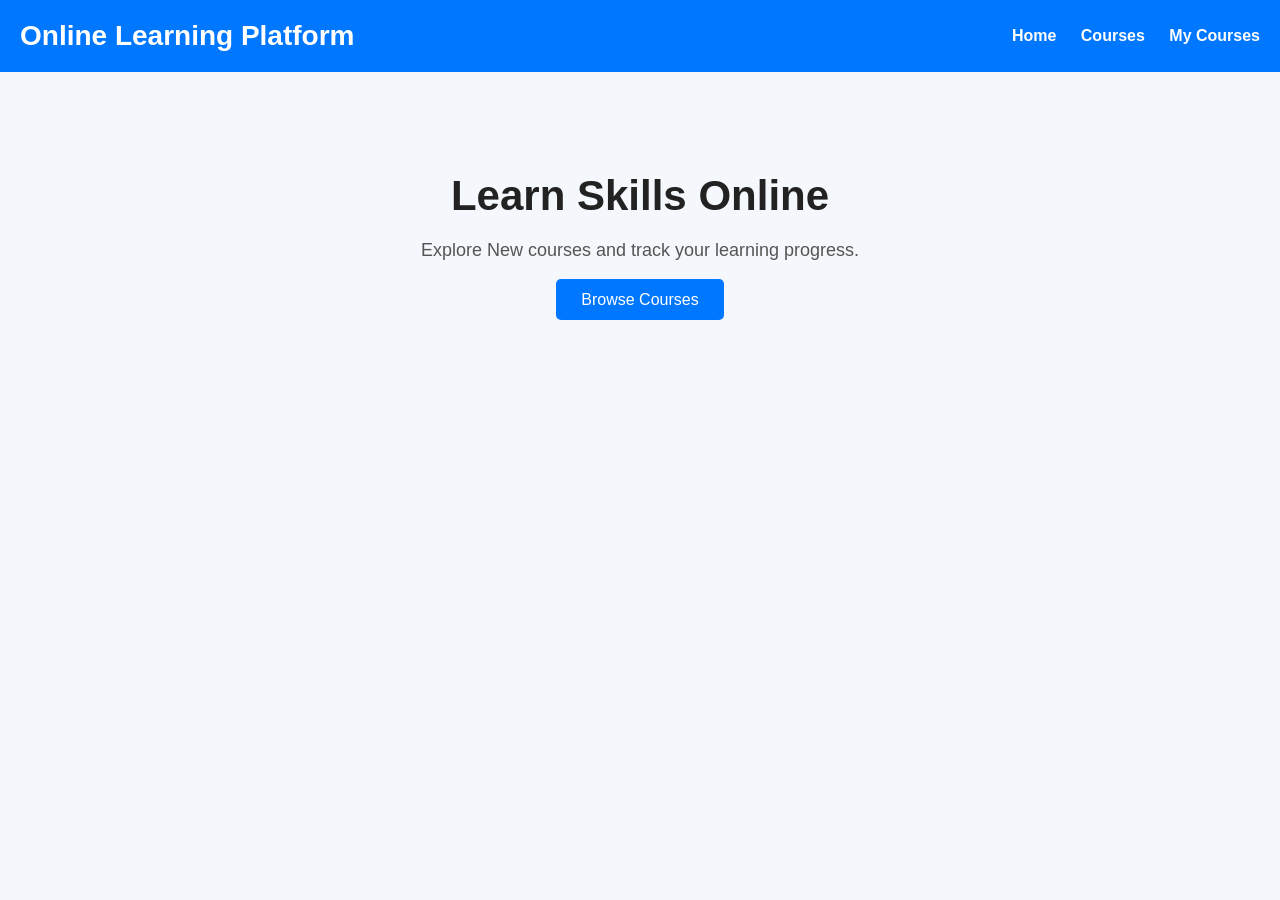
<file: frontend/index.html>
<!DOCTYPE html>
<html lang="en">
<head>
    <meta charset="UTF-8">
    <meta name="viewport" content="width=device-width, initial-scale=1.0">
    <title>Online Learning Platform</title>
    <link rel="stylesheet" href="css/style.css">
</head>
<body>

<header>
    <h1>Online Learning Platform</h1>

    <nav>
        <a href="index.html">Home</a>
        <a href="courses.html">Courses</a>
        <a href="dashboard.html">My Courses</a>
    </nav>
</header>

<section class="hero">
    <h2>Learn Skills Online</h2>
    <p>Explore New courses and track your learning progress.</p>

    <a href="courses.html" class="btn">
        Browse Courses
    </a>
</section>

</body>
</html>
</file>
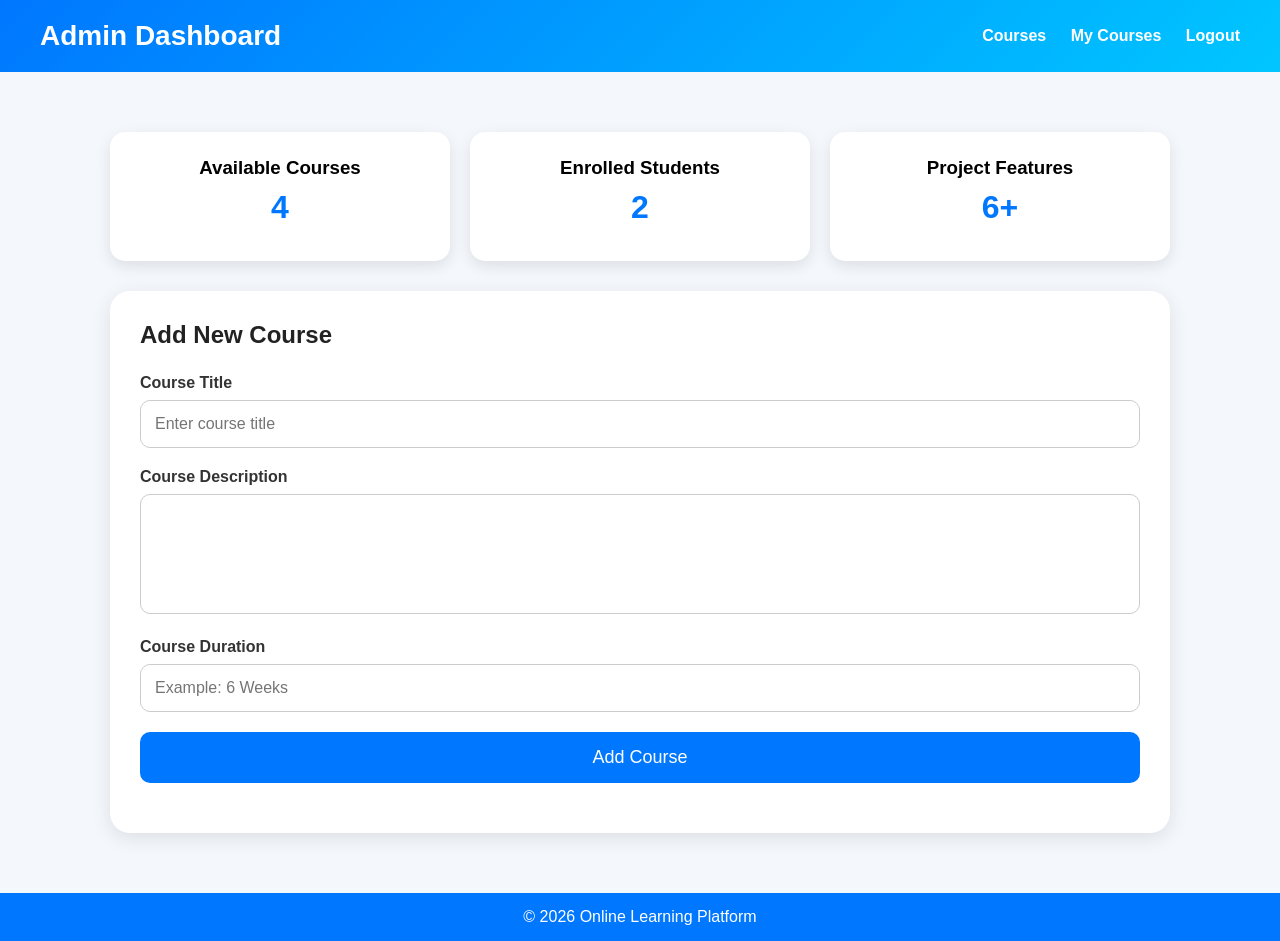
<file: frontend/admin.html>
<!DOCTYPE html>
<html lang="en">

<head>

    <meta charset="UTF-8">

    <meta name="viewport"
          content="width=device-width, initial-scale=1.0">

    <title>Admin Panel</title>

    <link rel="stylesheet"
          href="css/style.css">

    <style>

        body{
            margin:0;
            font-family:Arial,sans-serif;
            background:#f4f7fb;
        }

        .admin-header{
            background:linear-gradient(135deg,#0077ff,#00c6ff);
            color:white;
            padding:20px 40px;
            display:flex;
            justify-content:space-between;
            align-items:center;
            flex-wrap:wrap;
        }

        .admin-header h1{
            margin:0;
        }

        .admin-header nav a{
            color:white;
            text-decoration:none;
            margin-left:20px;
            font-weight:bold;
        }

        .admin-container{
            max-width:1100px;
            margin:40px auto;
            padding:20px;
        }

        .admin-top{
            display:grid;
            grid-template-columns:repeat(auto-fit,minmax(220px,1fr));
            gap:20px;
            margin-bottom:30px;
        }

        .stat-card{
            background:white;
            padding:25px;
            border-radius:15px;
            box-shadow:0 5px 15px rgba(0,0,0,0.1);
            text-align:center;
            transition:0.3s;
        }

        .stat-card:hover{
            transform:translateY(-5px);
        }

        .stat-card h2{
            margin:10px 0;
            color:#0077ff;
            font-size:32px;
        }

        .admin-form{
            background:white;
            padding:30px;
            border-radius:20px;
            box-shadow:0 5px 20px rgba(0,0,0,0.1);
        }

        .admin-form h2{
            margin-bottom:25px;
            color:#222;
        }

        .input-group{
            margin-bottom:20px;
        }

        .input-group label{
            display:block;
            margin-bottom:8px;
            font-weight:bold;
            color:#333;
        }

        .input-group input,
        .input-group textarea{
            width:100%;
            padding:14px;
            border:1px solid #ccc;
            border-radius:10px;
            font-size:16px;
            box-sizing:border-box;
        }

        .input-group textarea{
            resize:none;
            height:120px;
        }

        .add-btn{
            width:100%;
            padding:15px;
            border:none;
            border-radius:10px;
            background:#0077ff;
            color:white;
            font-size:18px;
            cursor:pointer;
            transition:0.3s;
        }

        .add-btn:hover{
            background:#005ed1;
        }

        .success-msg{
            margin-top:20px;
            color:green;
            font-weight:bold;
            text-align:center;
        }

        footer{
            margin-top:40px;
            background:#0077ff;
            color:white;
            text-align:center;
            padding:15px;
        }

        @media(max-width:768px){

            .admin-header{
                flex-direction:column;
                text-align:center;
            }

            .admin-header nav{
                margin-top:15px;
            }

            .admin-header nav a{
                display:inline-block;
                margin:10px;
            }
        }

    </style>

</head>

<body>

    <!-- HEADER -->

    <header class="admin-header">

        <h1>Admin Dashboard</h1>

        <nav>

            <a href="courses.html">Courses</a>

            <a href="dashboard.html">
                My Courses
            </a>

            <a href="login.html">
                Logout
            </a>

        </nav>

    </header>

    <!-- MAIN CONTAINER -->

    <div class="admin-container">

        <!-- STATISTICS -->

        <div class="admin-top">

            <div class="stat-card">

                <h3>Available Courses</h3>

                <h2>4</h2>

                

            </div>

            <div class="stat-card">

                <h3>Enrolled Students</h3>

                <h2>2</h2>


            </div>

            <div class="stat-card">

                <h3>Project Features</h3>

                <h2>6+</h2>


            </div>

        </div>

        <!-- ADD COURSE FORM -->

        <div class="admin-form">

            <h2>Add New Course</h2>

            <div class="input-group">

                <label>Course Title</label>

                <input
                    type="text"
                    id="title"
                    placeholder="Enter course title"
                >

            </div>

            <div class="input-group">

                <label>Course Description</label>

                <textarea
                    id="description"
                    placeholder="Enter course description">
                </textarea>

            </div>

            <div class="input-group">

                <label>Course Duration</label>

                <input
                    type="text"
                    id="duration"
                    placeholder="Example: 6 Weeks"
                >

            </div>

            <button
                class="add-btn"
                onclick="addCourse()">

                Add Course

            </button>

            <div class="success-msg"
                 id="message">
            </div>

        </div>

    </div>

    <!-- FOOTER -->

    <footer>

        <p>
            © 2026 Online Learning Platform
        </p>

    </footer>

    <!-- JAVASCRIPT -->

    <script>

        async function addCourse(){

            const course = {

                title:
                    document.getElementById(
                        "title"
                    ).value,

                description:
                    document.getElementById(
                        "description"
                    ).value,

                duration:
                    document.getElementById(
                        "duration"
                    ).value,

                progress:0
            };

            const response = await fetch(

                "http://localhost:8080/courses",

                {
                    method:"POST",

                    headers:{
                        "Content-Type":"application/json"
                    },

                    body:JSON.stringify(course)
                }
            );

            if(response.ok){

                document.getElementById(
                    "message"
                ).innerHTML =
                "Course Added Successfully";

                document.getElementById(
                    "title"
                ).value = "";

                document.getElementById(
                    "description"
                ).value = "";

                document.getElementById(
                    "duration"
                ).value = "";
            }
        }

    </script>

</body>

</html>
</file>
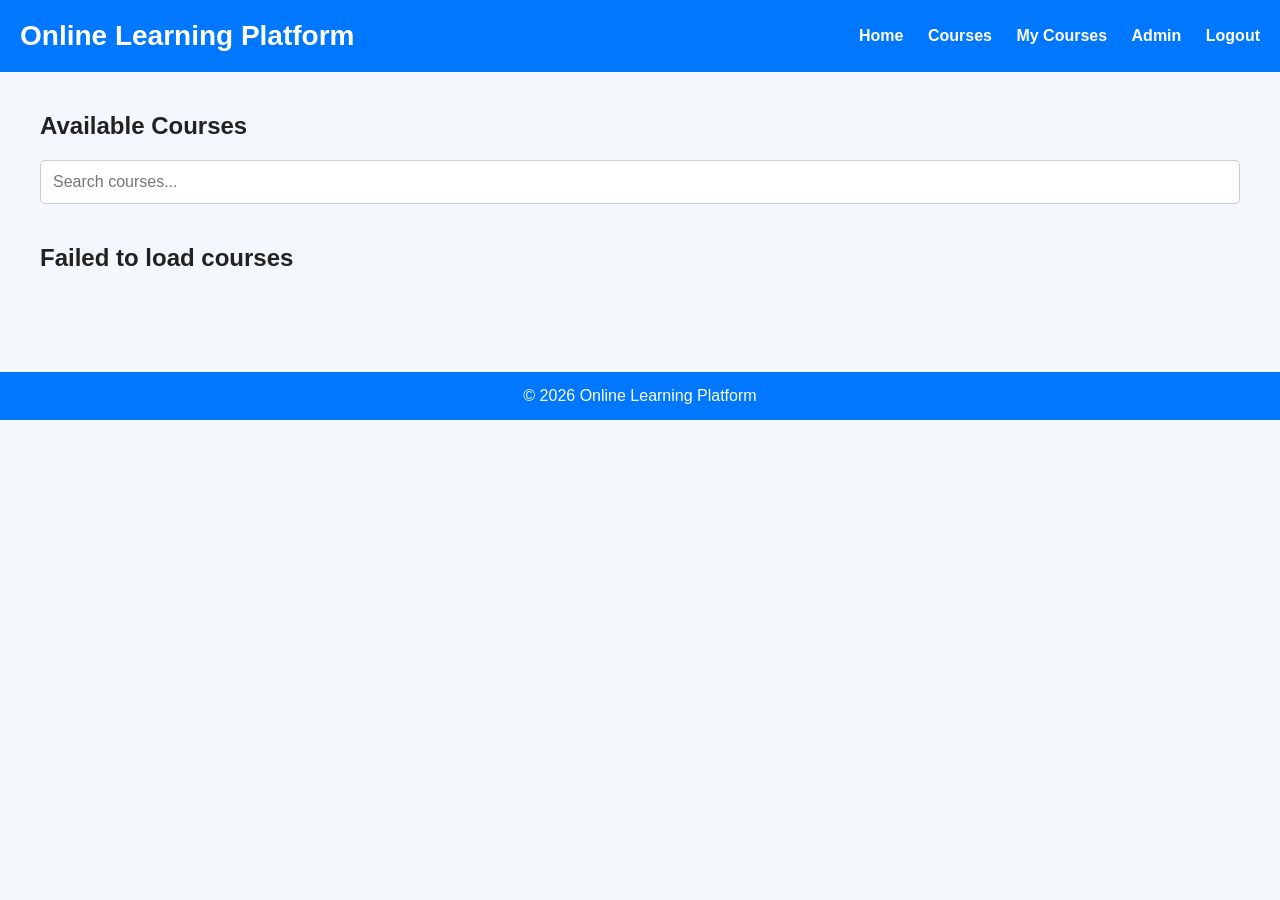
<file: frontend/courses.html>
<!DOCTYPE html>
<html lang="en">

<head>

    <meta charset="UTF-8">

    <meta name="viewport"
          content="width=device-width, initial-scale=1.0">

    <title>Courses</title>

    <link rel="stylesheet"
          href="css/style.css">

</head>

<body>

    <!-- HEADER -->

    <header>

        <h1>Online Learning Platform</h1>
<nav>

    <a href="index.html">Home</a>

    <a href="courses.html">Courses</a>

    <a href="dashboard.html">My Courses</a>

    <a href="admin.html">Admin</a>

    <a href="#"
       onclick="logoutUser()">

        Logout

    </a>

</nav>

    </header>

    <!-- COURSES SECTION -->

    <section class="courses-section">

        <h2>Available Courses</h2>

        <!-- SEARCH INPUT -->

        <input
            type="text"
            id="searchInput"
            placeholder="Search courses..."
        >

        <!-- COURSE CONTAINER -->

        <div
            id="courseContainer"
            class="course-container">

        </div>

    </section>

    <!-- FOOTER -->

    <footer>

        <p>
            © 2026 Online Learning Platform
        </p>

    </footer>

    <!-- LOGOUT SCRIPT -->

    <script>

        function logoutUser(){

            alert("Logged Out Successfully");

            window.location.href =
                "login.html";
        }

    </script>

    <!-- APP JS -->

    <script src="js/app.js"></script>

</body>

</html>
</file>
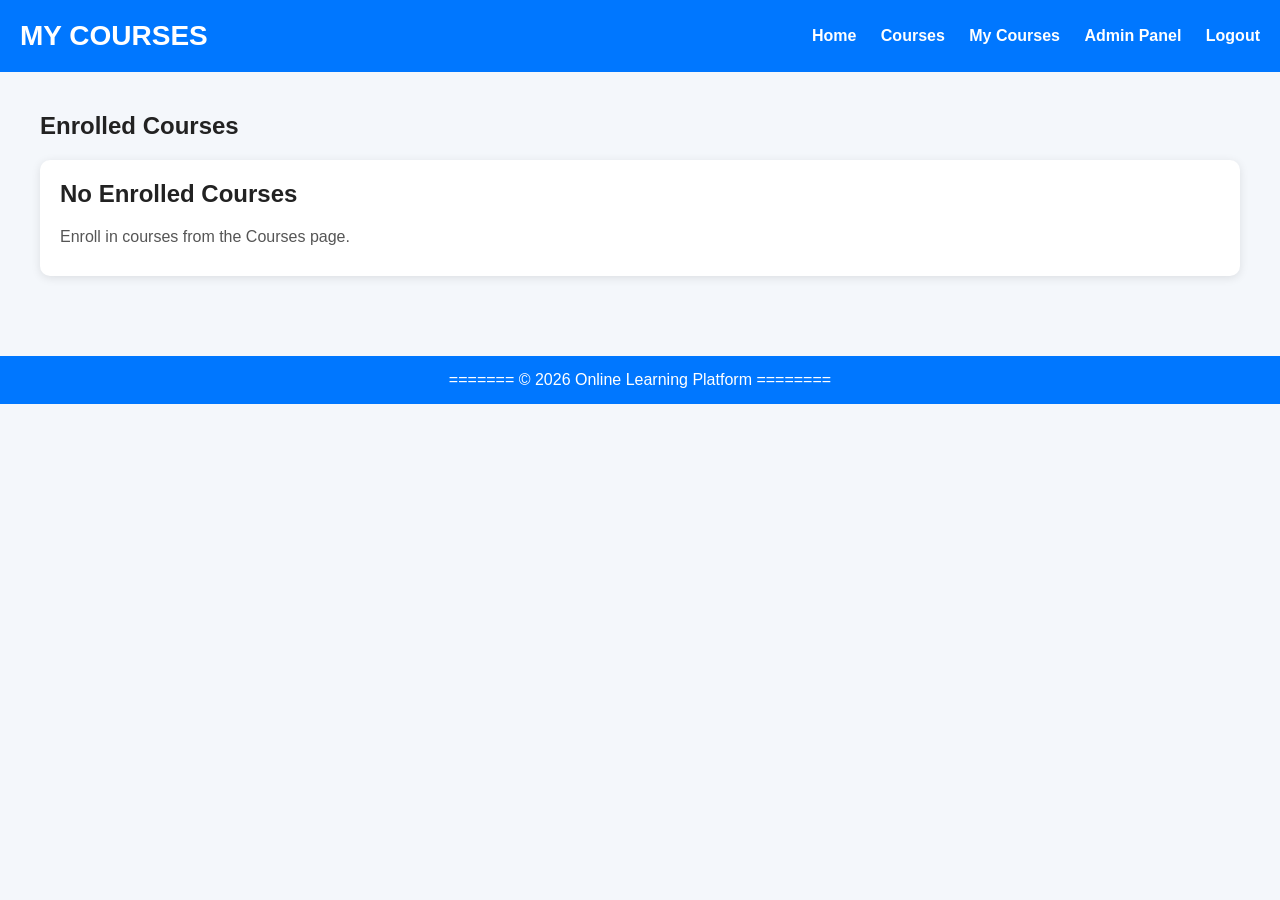
<file: frontend/dashboard.html>
<!DOCTYPE html>
<html lang="en">

<head>
     <meta charset="UTF-8">
    <meta name="viewport"
          content="width=device-width, initial-scale=1.0">

    <title>My Courses</title>
    <link rel="stylesheet"
          href="css/style.css">
</head>

<body>

    <!-- HEADER -->

    <header>

        <h1>MY COURSES</h1>

     <nav>

    <a href="index.html">Home</a>

    <a href="courses.html">Courses</a>

    <a href="dashboard.html">My Courses</a>

    <a href="admin.html">Admin Panel</a>

    <a href="#"
       onclick="logoutUser()">

        Logout

    </a>

</nav>

    </header>

    <!-- DASHBOARD SECTION -->

    <section class="courses-section">

        <h2>Enrolled Courses</h2>

        <div
            id="dashboardContainer"
            class="course-container">

        </div>

    </section>

    <!-- FOOTER -->

    <footer>

        <p>
           ======= © 2026 Online Learning Platform ========
        </p>

    </footer>

    <!-- JAVASCRIPT -->

    <script>

        // LOGOUT FUNCTION

        function logoutUser(){

            alert("Logged Out Successfully");

            window.location.href =
                "login.html";
        }

        // DASHBOARD CONTAINER

        const dashboardContainer =
            document.getElementById(
                "dashboardContainer"
            );

        // GET ENROLLED COURSES

        let courses =
            JSON.parse(
                localStorage.getItem(
                    "myCourses"
                )
            ) || [];

        // LOAD DASHBOARD

        function loadDashboard(){

            dashboardContainer.innerHTML = "";

            // EMPTY COURSES

            if(courses.length === 0){

                dashboardContainer.innerHTML =

                `
                <div class="course-card">

                    <h2>No Enrolled Courses</h2>

                    <p>
                        Enroll in courses from the
                        Courses page.
                    </p>

                </div>
                `;

                return;
            }

            // DISPLAY COURSES

            courses.forEach((course,index)=>{

                const card =
                    document.createElement("div");

                card.classList.add("course-card");

                card.innerHTML = `

                    <h3>${course.title}</h3>

                    <p>${course.description}</p>

                    <p>
                        <strong>Progress:</strong>
                        ${course.progress}%
                    </p>

                    <progress
                        value="${course.progress}"
                        max="100">
                    </progress>

                    <br><br>

                    <button
                        onclick="updateProgress(${index})">

                        Complete Lesson

                    </button>

                `;

                dashboardContainer
                .appendChild(card);
            });
        }

        // UPDATE PROGRESS

        function updateProgress(index){

            if(courses[index].progress < 100){

                courses[index].progress += 20;

                if(courses[index].progress > 100){

                    courses[index].progress = 100;
                }

                localStorage.setItem(

                    "myCourses",

                    JSON.stringify(courses)

                );

                loadDashboard();
            }
        }

        // INITIAL LOAD
        loadDashboard();
    </script>

</body>

</html>
</file>
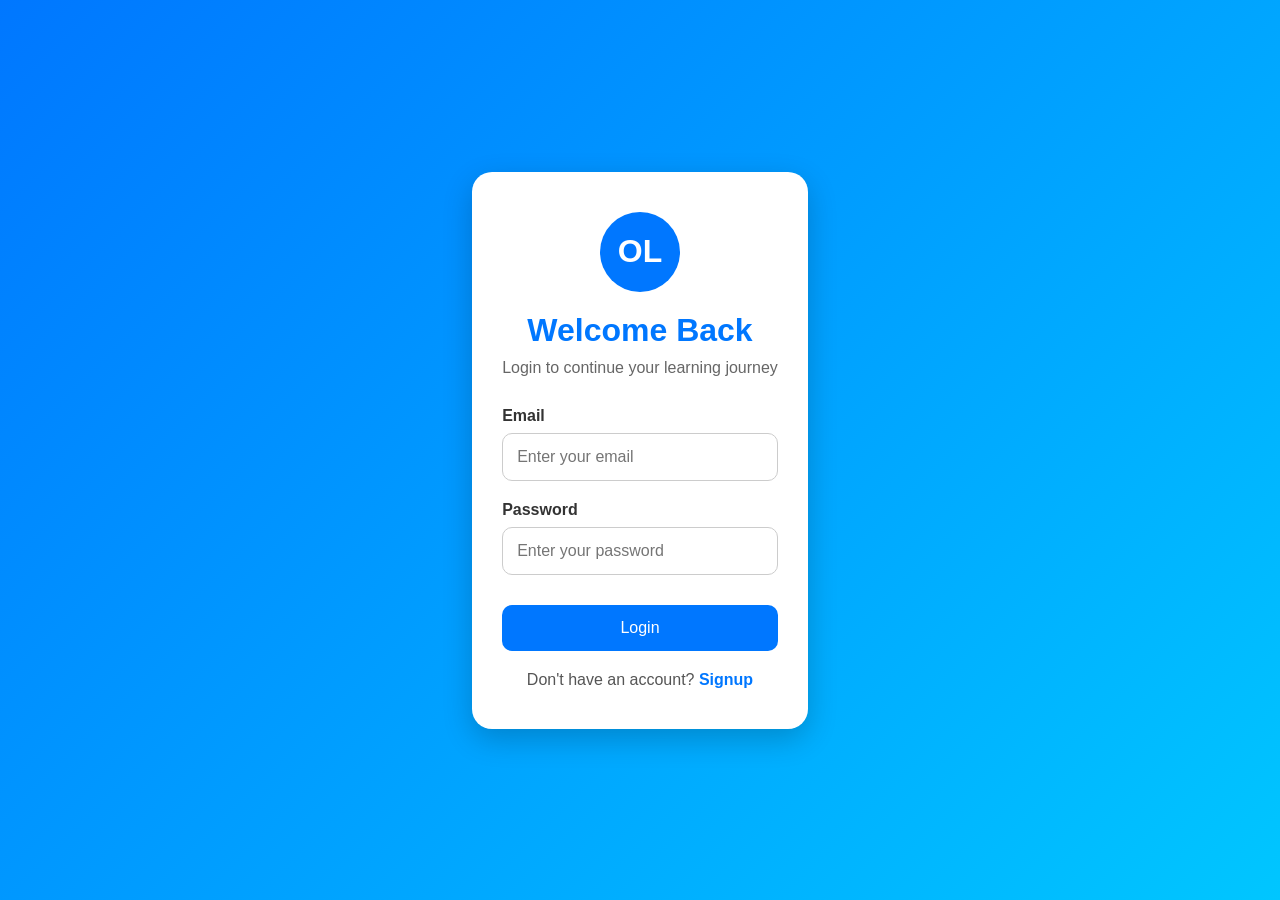
<file: frontend/login.html>
<!DOCTYPE html>
<html lang="en">

<head>

    <meta charset="UTF-8">

    <meta name="viewport"
          content="width=device-width, initial-scale=1.0">

    <title>Login</title>

    <link rel="stylesheet"
          href="css/style.css">

    <style>

        body{
            margin:0;
            font-family:Arial,sans-serif;
            background:linear-gradient(135deg,#0077ff,#00c6ff);
            min-height:100vh;
            display:flex;
            justify-content:center;
            align-items:center;
            overflow:hidden;
        }

        .login-container{
            width:100%;
            max-width:400px;
            padding:20px;
            display:flex;
            justify-content:center;
            align-items:center;
        }

        .login-card{
            background:white;
            padding:40px 30px;
            border-radius:20px;
            box-shadow:0 10px 30px rgba(0,0,0,0.2);
            text-align:center;
            animation:fadeIn 0.5s ease;
        }

        @keyframes fadeIn{
            from{
                opacity:0;
                transform:translateY(20px);
            }

            to{
                opacity:1;
                transform:translateY(0);
            }
        }

        .login-card h1{
            color:#0077ff;
            margin-bottom:10px;
        }

        .login-card p{
            color:#666;
            margin-bottom:30px;
        }

        .input-group{
            margin-bottom:20px;
            text-align:left;
        }

        .input-group label{
            display:block;
            margin-bottom:8px;
            font-weight:bold;
            color:#333;
        }

        .input-group input{
            width:100%;
            padding:14px;
            border:1px solid #ccc;
            border-radius:10px;
            font-size:16px;
            transition:0.3s;
            box-sizing:border-box;
        }

        .input-group input:focus{
            border-color:#0077ff;
            outline:none;
            box-shadow:0 0 10px rgba(0,119,255,0.2);
        }

        .login-btn{
            width:100%;
            padding:14px;
            background:#0077ff;
            color:white;
            border:none;
            border-radius:10px;
            font-size:16px;
            cursor:pointer;
            transition:0.3s;
            margin-top:10px;
        }

        .login-btn:hover{
            background:#005ed1;
            transform:translateY(-2px);
        }

        .signup-link{
            margin-top:20px;
            color:#555;
        }

        .signup-link a{
            color:#0077ff;
            text-decoration:none;
            font-weight:bold;
        }

        .signup-link a:hover{
            text-decoration:underline;
        }

        .logo{
            width:80px;
            height:80px;
            background:#0077ff;
            border-radius:50%;
            margin:0 auto 20px;
            display:flex;
            justify-content:center;
            align-items:center;
            color:white;
            font-size:32px;
            font-weight:bold;
        }

    </style>

</head>

<body>

    <div class="login-container">

        <div class="login-card">

            <div class="logo">
                OL
            </div>

            <h1>Welcome Back</h1>

            <p>
                Login to continue your learning journey
            </p>

            <div class="input-group">

                <label>Email</label>

                <input
                    type="email"
                    id="loginEmail"
                    placeholder="Enter your email"
                >

            </div>

            <div class="input-group">

                <label>Password</label>

                <input
                    type="password"
                    id="loginPassword"
                    placeholder="Enter your password"
                >

            </div>

            <button
                class="login-btn"
                onclick="loginUser()">

                Login

            </button>

            <div class="signup-link">

                Don't have an account?

                <a href="signup.html">
                    Signup
                </a>

            </div>

        </div>

    </div>

    <script>

        function loginUser(){

            const email =
                document.getElementById(
                    "loginEmail"
                ).value;

            const password =
                document.getElementById(
                    "loginPassword"
                ).value;

            const storedUser =
                JSON.parse(
                    localStorage.getItem("user")
                );

            if(
                storedUser &&
                storedUser.email === email &&
                storedUser.password === password
            ){

                alert("Login Successful");

                window.location.href =
                    "courses.html";

            }else{

                alert(" Invalid Email or Password ");
            }
        }

    </script>

</body>

</html>
</file>
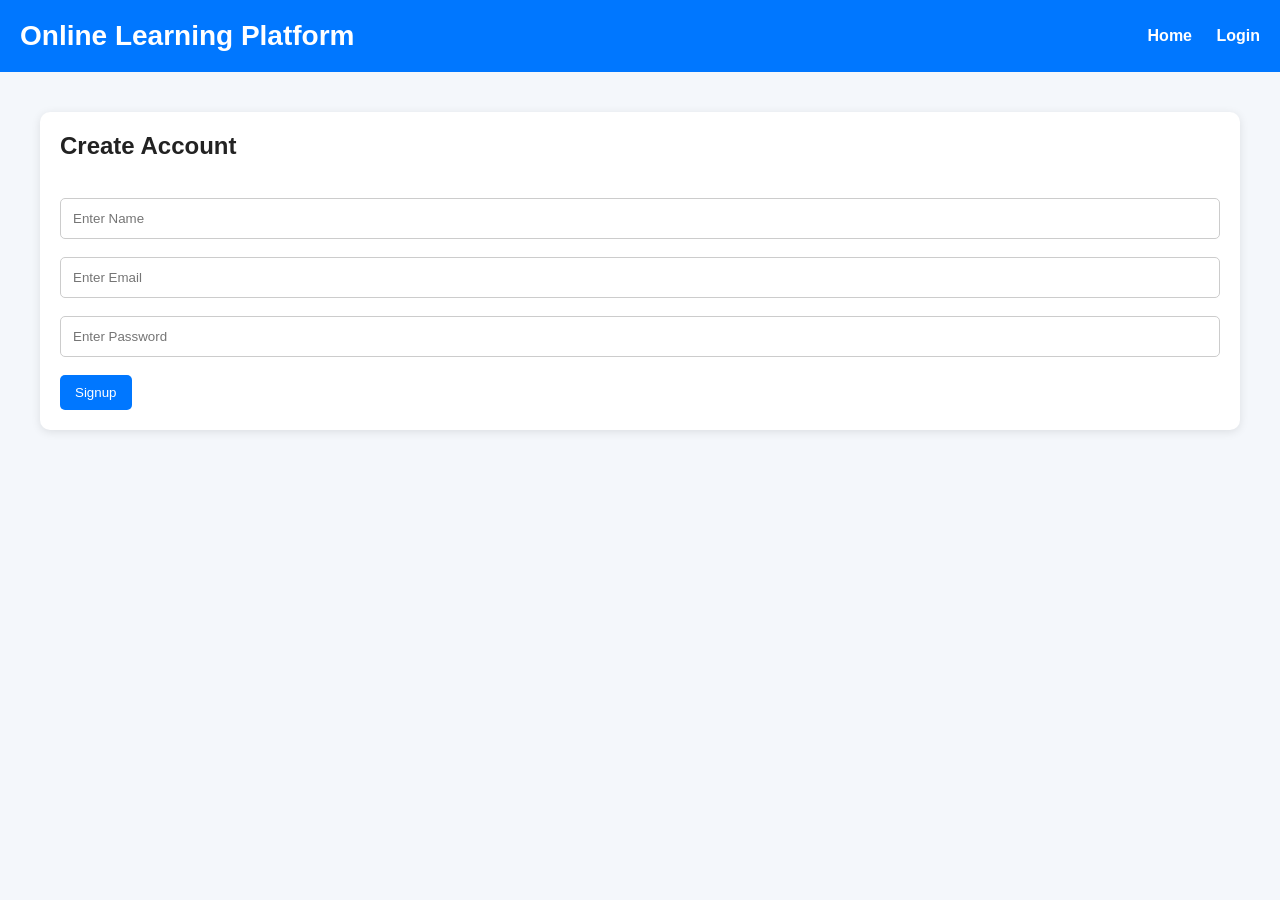
<file: frontend/signup.html>
<!DOCTYPE html>
<html lang="en">

<head>

    <meta charset="UTF-8">

    <meta name="viewport"
          content="width=device-width, initial-scale=1.0">

    <title>Signup</title>

    <link rel="stylesheet"
          href="css/style.css">

</head>

<body>

<header>

    <h1>Online Learning Platform</h1>

    <nav>

        <a href="index.html">Home</a>

        <a href="login.html">Login</a>

    </nav>

</header>

<section class="courses-section">

    <div class="course-card">

        <h2>Create Account</h2>

        <br>

        <input
            type="text"
            id="signupName"
            placeholder="Enter Name"
        >

        <br><br>

        <input
            type="email"
            id="signupEmail"
            placeholder="Enter Email"
        >

        <br><br>

        <input
            type="password"
            id="signupPassword"
            placeholder="Enter Password"
        >

        <br><br>

        <button onclick="signupUser()">
            Signup
        </button>

    </div>

</section>

<script>

function signupUser(){

    const name =
        document.getElementById("signupName").value;

    const email =
        document.getElementById("signupEmail").value;

    const password =
        document.getElementById("signupPassword").value;

    const user = {

        name:name,
        email:email,
        password:password
    };

    localStorage.setItem(
        "user",
        JSON.stringify(user)
    );

    alert("Signup Successful");

    window.location.href =
        "login.html";
}

</script>

</body>

</html>
</file>
<file: frontend/css/style.css>
*{
    margin:0;
    padding:0;
    box-sizing:border-box;
    font-family:Arial,sans-serif;
}

body{
    background:#f4f7fb;
}

/* HEADER */

header{
    background:#0077ff;
    color:white;
    padding:20px;
    display:flex;
    justify-content:space-between;
    align-items:center;
    flex-wrap:wrap;
}

header h1{
    font-size:28px;
}

nav a{
    color:white;
    text-decoration:none;
    margin-left:20px;
    font-weight:bold;
    transition:0.3s;
}

nav a:hover{
    color:#dbe8ff;
}

/* HERO SECTION */

.hero{
    text-align:center;
    padding:100px 20px;
}

.hero h2{
    font-size:42px;
    margin-bottom:20px;
    color:#222;
}

.hero p{
    font-size:18px;
    margin-bottom:30px;
    color:#555;
}

.btn{
    background:#0077ff;
    color:white;
    padding:12px 25px;
    text-decoration:none;
    border-radius:5px;
    transition:0.3s;
}

.btn:hover{
    background:#005ed1;
}

/* COURSE SECTION */

.courses-section{
    padding:40px;
}

.courses-section h2{
    margin-bottom:20px;
    color:#222;
}

/* SEARCH BAR */

#searchInput{
    width:100%;
    padding:12px;
    border:1px solid #ccc;
    border-radius:5px;
    margin-bottom:20px;
    font-size:16px;
}

/* COURSE GRID */

.course-container{
    display:grid;
    grid-template-columns:
    repeat(auto-fit,minmax(280px,1fr));

    gap:20px;
    margin-top:20px;
}

/* COURSE CARD */

.course-card{
    background:white;
    padding:20px;
    border-radius:10px;

    box-shadow:
    0 2px 10px rgba(0,0,0,0.1);

    transition:0.3s;
}

.course-card:hover{
    transform:translateY(-5px);
}

.course-card h3{
    margin-bottom:10px;
    color:#222;
}

.course-card p{
    margin-bottom:10px;
    color:#555;
}

/* BUTTONS */

button{
    background:#0077ff;
    color:white;
    border:none;
    padding:10px 15px;
    border-radius:5px;
    cursor:pointer;
    transition:0.3s;
}

button:hover{
    background:#005ed1;
}

/* PROGRESS BAR */

progress{
    width:100%;
    height:20px;
    margin-top:10px;
}

/* RESPONSIVE DESIGN */

@media(max-width:768px){

    header{
        flex-direction:column;
        text-align:center;
    }

    nav{
        margin-top:15px;
    }

    nav a{
        display:inline-block;
        margin:10px;
    }

    .hero{
        padding:70px 20px;
    }

    .hero h2{
        font-size:30px;
    }

    .hero p{
        font-size:16px;
    }

    .courses-section{
        padding:20px;
    }
}
footer{
    background:#0077ff;
    color:white;
    text-align:center;
    padding:15px;
    margin-top:40px;
}
input{
    width:100%;
    padding:12px;
    border:1px solid #ccc;
    border-radius:5px;
}
</file>
